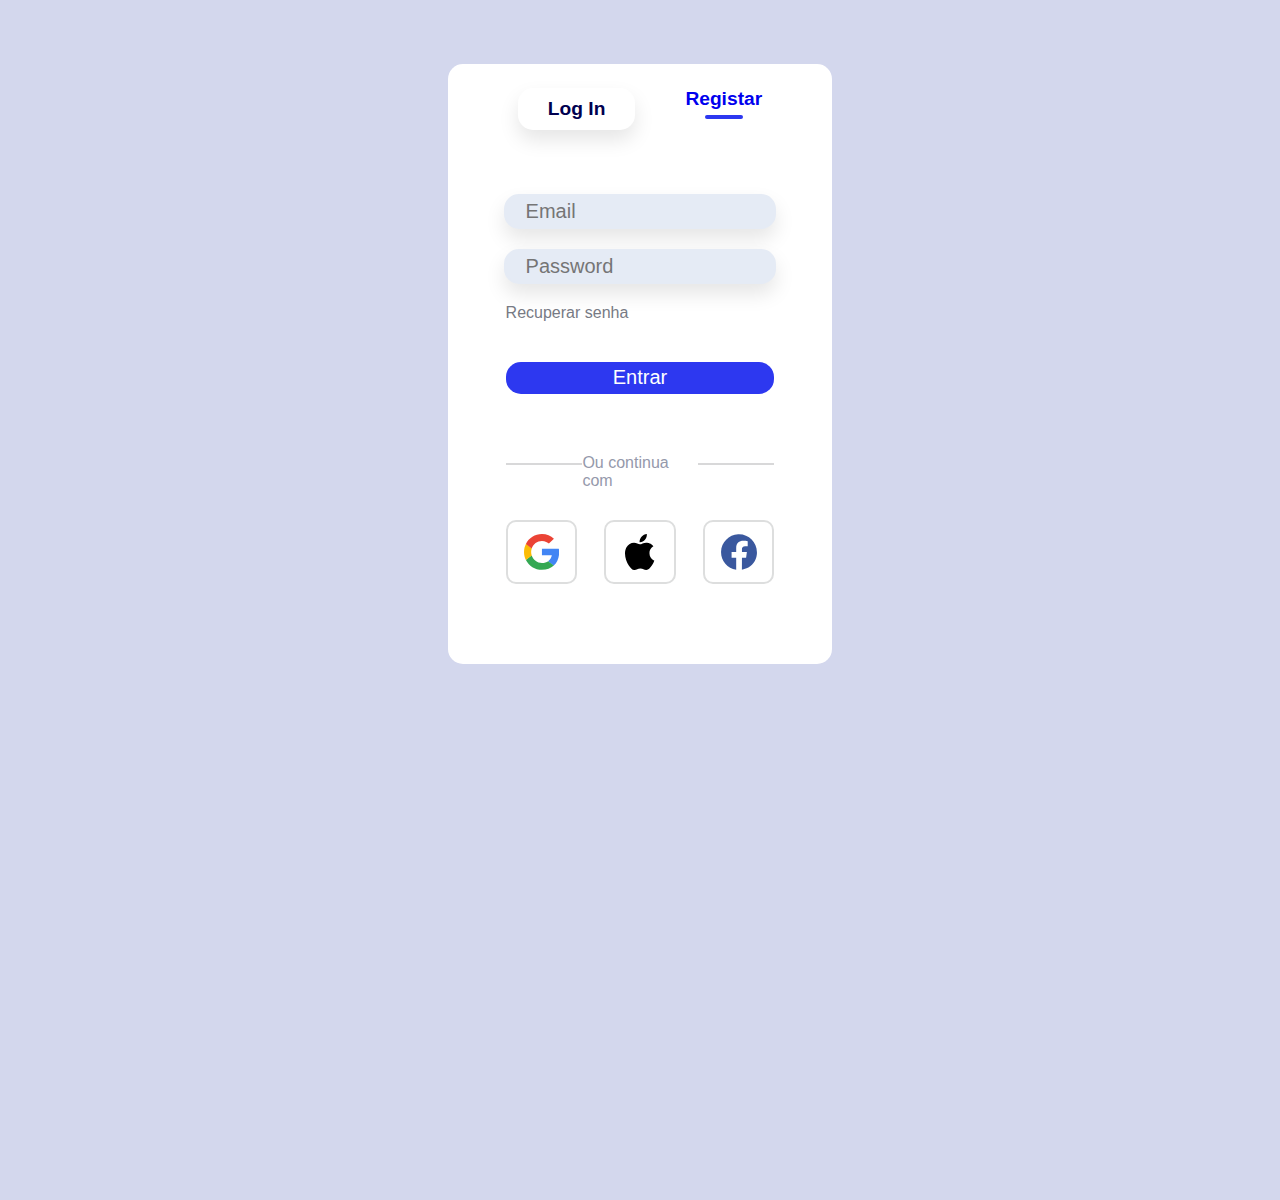
<file: Trabalho002_v2/Login/index.html>
<!DOCTYPE html>
<html lang="pt">
<head>
    <meta charset="UTF-8">
    <meta name="viewport" content="width=device-width, initial-scale=1.0">
    <meta http-equiv="X-UA-Compatible" content="ie=edge">
    <link rel="stylesheet" href="css/main.css">
    <title>Login</title>
</head>
<body>
    <main>
        <header>
            <ul class="header-menu">
                <li>
                    <p id="header-register-button">Log In</p>
                </li>
                <div id="header-login-wrapper">
                <li id="header-login-button"><a href="../Registo/index.html" style="text-decoration: none;">Registar</li></a>
                <span id="header-login-line"></span>
            </div>		
            </ul>
        </header>
            <div id="content-wrapper">
            <input type="email" class="client-info" placeholder="Email">
            <input type="password" class="client-info" placeholder="Password">
            <a href="#" id="recovery">Recuperar senha</a>
            <button id="signin-button"><a href="../index.html" style="text-decoration: none;">Entrar</button></a>
            <div id="other-option-wrapper">
                <span class="line"></span>
                <p id="continue-with">Ou continua com</p>
                <span class="line"></span>
            </div>
            <div id="other-icon-wrapper">
                <div class="other-icon">
                        <svg viewBox="0 0 256 262">
                          <path d="M255.878 133.451c0-10.734-.871-18.567-2.756-26.69H130.55v48.448h71.947c-1.45 12.04-9.283 30.172-26.69 42.356l-.244 1.622 38.755 30.023 2.685.268c24.659-22.774 38.875-56.282 38.875-96.027" fill="#4285F4"/>
                          <path d="M130.55 261.1c35.248 0 64.839-11.605 86.453-31.622l-41.196-31.913c-11.024 7.688-25.82 13.055-45.257 13.055-34.523 0-63.824-22.773-74.269-54.25l-1.531.13-40.298 31.187-.527 1.465C35.393 231.798 79.49 261.1 130.55 261.1" fill="#34A853"/>
                          <path d="M56.281 156.37c-2.756-8.123-4.351-16.827-4.351-25.82 0-8.994 1.595-17.697 4.206-25.82l-.073-1.73L15.26 71.312l-1.335.635C5.077 89.644 0 109.517 0 130.55s5.077 40.905 13.925 58.602l42.356-32.782" fill="#FBBC05"/>
                          <path d="M130.55 50.479c24.514 0 41.05 10.589 50.479 19.438l36.844-35.974C195.245 12.91 165.798 0 130.55 0 79.49 0 35.393 29.301 13.925 71.947l42.211 32.783c10.59-31.477 39.891-54.251 74.414-54.251" fill="#EB4335"/>
                        </svg>
                    </div>
                <div class="other-icon">
                        <svg viewBox="0 0 456.008 560.035">
                          <path d="M380.844 297.529c.787 84.752 74.349 112.955 75.164 113.314-.622 1.988-11.754 40.191-38.756 79.652-23.343 34.117-47.568 68.107-85.731 68.811-37.499.691-49.557-22.236-92.429-22.236-42.859 0-56.256 21.533-91.753 22.928-36.837 1.395-64.889-36.891-88.424-70.883-48.093-69.53-84.846-196.475-35.496-282.165 24.516-42.554 68.328-69.501 115.882-70.192 36.173-.69 70.315 24.336 92.429 24.336 22.1 0 63.59-30.096 107.208-25.676 18.26.76 69.517 7.376 102.429 55.552-2.652 1.644-61.159 35.704-60.523 106.559M310.369 89.418C329.926 65.745 343.089 32.79 339.498 0 311.308 1.133 277.22 18.785 257 42.445c-18.121 20.952-33.991 54.487-29.709 86.628 31.421 2.431 63.52-15.967 83.078-39.655"/>
                        </svg>
                    </div>
                <div class="other-icon">
                        <svg viewBox="0 0 1950 1950">
                            <path style="fill:#3A589E" d="M1946.6,988c0-536.5-435.3-971.7-971.7-971.7c-15.6,0-31.8,0.6-47.4,1.3C426.7,41.6,18.1,457.4,3.1,958.8V988c0,478.1,347.7,871.2,819.9,945.8v-643.5H573.3v-312h249.7V757.7c0-250.4,155-387.9,391.8-387.9c77.8,0.6,155.7,7.1,232.2,18.8v277h-136.2c-133.6,0-175.8,77.2-175.8,156.3v156.3h266.6l-42.2,312h-224.4c-0.6,214.7-1.3,428.8-2.6,643.5c63.6-8.4,406.7-59.7,635.7-369.7C1944.6,1324,1948.5,1071,1946.6,988L1946.6,988z"/>
                        </svg>
                    </div>
            </div>
        </div>
    </main>
</body>
</html>
</file>
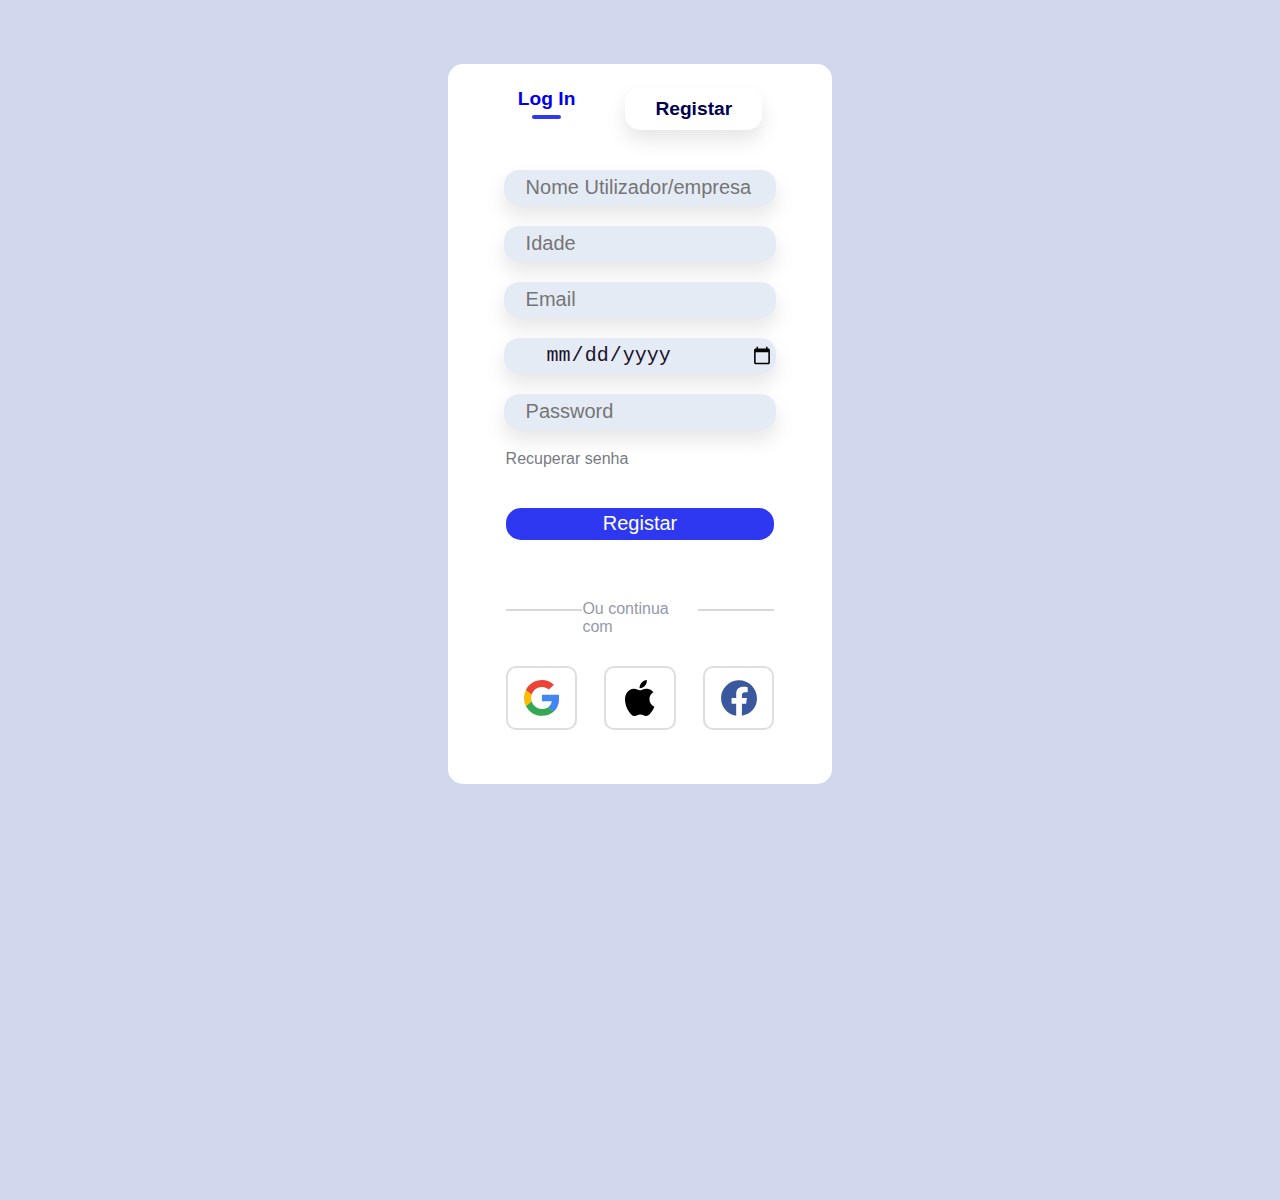
<file: Trabalho002_v2/Registo/index.html>
<!DOCTYPE html>
<html lang="pt">
<head>
    <meta charset="UTF-8">
    <meta name="viewport" content="width=device-width, initial-scale=1.0">
    <meta http-equiv="X-UA-Compatible" content="ie=edge">
    <link rel="stylesheet" href="css/main.css">
    <title>Registo</title>
</head>
<body>
    <main>
        <header>
            <ul class="header-menu">
                <li>
                    <div id="header-login-wrapper">
                        <p id="header-login-button" ><a href="../Login/index.html" style="text-decoration: none;">Log In</p></a>
                        <span id="header-login-line"></span>
                    </div>		
                </li>
                <li id="header-register-button">Registar</li>
            </ul>
        </header>
            <div id="content-wrapper">
            <input type="text" class="client-info" placeholder="Nome Utilizador/empresa">
            <input type="number" class="client-info" placeholder="Idade">
            <input type="email" class="client-info" placeholder="Email">
            <input type="date" class="client-info" placeholder="Data de Nascimento">
            <input type="password" class="client-info" placeholder="Password">
            <a href="#" id="recovery">Recuperar senha</a>
            <button id="signin-button"><a href="../Login/index.html" style="text-decoration: none;">Registar</button></a>
            <div id="other-option-wrapper">
                <span class="line"></span>
                <p id="continue-with">Ou continua com</p>
                <span class="line"></span>
            </div>
            <div id="other-icon-wrapper">
                <div class="other-icon">
                        <svg viewBox="0 0 256 262">
                          <path d="M255.878 133.451c0-10.734-.871-18.567-2.756-26.69H130.55v48.448h71.947c-1.45 12.04-9.283 30.172-26.69 42.356l-.244 1.622 38.755 30.023 2.685.268c24.659-22.774 38.875-56.282 38.875-96.027" fill="#4285F4"/>
                          <path d="M130.55 261.1c35.248 0 64.839-11.605 86.453-31.622l-41.196-31.913c-11.024 7.688-25.82 13.055-45.257 13.055-34.523 0-63.824-22.773-74.269-54.25l-1.531.13-40.298 31.187-.527 1.465C35.393 231.798 79.49 261.1 130.55 261.1" fill="#34A853"/>
                          <path d="M56.281 156.37c-2.756-8.123-4.351-16.827-4.351-25.82 0-8.994 1.595-17.697 4.206-25.82l-.073-1.73L15.26 71.312l-1.335.635C5.077 89.644 0 109.517 0 130.55s5.077 40.905 13.925 58.602l42.356-32.782" fill="#FBBC05"/>
                          <path d="M130.55 50.479c24.514 0 41.05 10.589 50.479 19.438l36.844-35.974C195.245 12.91 165.798 0 130.55 0 79.49 0 35.393 29.301 13.925 71.947l42.211 32.783c10.59-31.477 39.891-54.251 74.414-54.251" fill="#EB4335"/>
                        </svg>
                    </div>
                <div class="other-icon">
                        <svg viewBox="0 0 456.008 560.035">
                          <path d="M380.844 297.529c.787 84.752 74.349 112.955 75.164 113.314-.622 1.988-11.754 40.191-38.756 79.652-23.343 34.117-47.568 68.107-85.731 68.811-37.499.691-49.557-22.236-92.429-22.236-42.859 0-56.256 21.533-91.753 22.928-36.837 1.395-64.889-36.891-88.424-70.883-48.093-69.53-84.846-196.475-35.496-282.165 24.516-42.554 68.328-69.501 115.882-70.192 36.173-.69 70.315 24.336 92.429 24.336 22.1 0 63.59-30.096 107.208-25.676 18.26.76 69.517 7.376 102.429 55.552-2.652 1.644-61.159 35.704-60.523 106.559M310.369 89.418C329.926 65.745 343.089 32.79 339.498 0 311.308 1.133 277.22 18.785 257 42.445c-18.121 20.952-33.991 54.487-29.709 86.628 31.421 2.431 63.52-15.967 83.078-39.655"/>
                        </svg>
                    </div>
                <div class="other-icon">
                        <svg viewBox="0 0 1950 1950">
                            <path style="fill:#3A589E" d="M1946.6,988c0-536.5-435.3-971.7-971.7-971.7c-15.6,0-31.8,0.6-47.4,1.3C426.7,41.6,18.1,457.4,3.1,958.8V988c0,478.1,347.7,871.2,819.9,945.8v-643.5H573.3v-312h249.7V757.7c0-250.4,155-387.9,391.8-387.9c77.8,0.6,155.7,7.1,232.2,18.8v277h-136.2c-133.6,0-175.8,77.2-175.8,156.3v156.3h266.6l-42.2,312h-224.4c-0.6,214.7-1.3,428.8-2.6,643.5c63.6-8.4,406.7-59.7,635.7-369.7C1944.6,1324,1948.5,1071,1946.6,988L1946.6,988z"/>
                        </svg>
                    </div>
            </div>
        </div>
    </main>
</body>
</html>
</file>
<file: Trabalho002_v2/Login/css/main.css>
* {
	margin: 0;
	padding: 0;
	list-style: none;
	outline: none;
}

nav {
	width: 100%;
	background-color: #002e96;
	display: flex;
	justify-content: space-between;
}

body {
	font-family: "Open Sans", sans-serif;
	background-color: #d3d7ed;
	display: flex;
	width: 100%;
	height: 100%;
}

main {
	margin: 5% auto auto auto;
	background-color: white;
	width: 30%;
	height: 50%;
	border-radius: 15px;
	display: flex;
	flex-direction: column;
}
	header {
		display: flex;
		justify-content: space-between;
		height: 12%;
		margin: 0 auto;
        margin-bottom: -15%;
    }
		.header-menu {
			margin: auto 0;
			display: flex;
			flex-direction: row;
			gap: 50px;
			color: #000050;
			font-weight: 900;
			font-size: 1.2em;
            margin-top: 10%;
        }
			li {
				cursor: pointer;
			}
			#header-login-button {
				background-color: transparent;
				border: none;
            }
			#header-login-button:hover + #header-login-line {
				width: 90%;
			}
			#header-login-line {
				margin: 5px auto;
				height: 4px;
				width: 50%;
				background-color: #2d38f0;
				border-radius: 2px;
				transition-duration: 200ms;
				display: block;
			}
			#header-register-button {
				background-color: #fff;
				padding: 10px 30px 10px 30px;
				border-radius: 15px;
				box-shadow: 0 10px 20px rgba(0, 0, 0, 0.1);
				transition-duration: 400ms;
            }
			#header-register-button:hover {
				box-shadow: 0 10px 20px rgba(0, 0, 0, 0.2);
			}
	#content-wrapper {
		display: flex;
		flex-direction: column;
		height: calc(100% - 200px);
		justify-content: center;
		gap: 20px;
        margin-top: 30%;
    }
		.client-info {
			margin: 0 auto;
			width: 70%;
			height: 60%;
			background-color: #e5ebf5;
			border: solid #e5ebf5 2px;
			border-radius: 15px;
			text-indent: 20px;
			color: #19122b;
			font-size: 20px;
			font-weight: 500;
			box-shadow: 0px 10px 20px rgba(0, 0, 0, 0.1);
        }
			.client-info:focus {
				box-shadow: 0px 10px 20px rgba(0, 0, 0, 0.2);
			}
			.client-info:not(:focus):invalid {
				border: solid #ff4242 2px;
			}
		#recovery:link {
			text-decoration: none;
			color: #777a84;
			padding-left: 15%;
		}
		#signin-button {
			width: 70%;
			height: 60%;
			background-color: #2d38f0;
			border: none;
			margin: 20px auto 40px;
			color: #fff;
			font-size: 20px;
			border-radius: 15px;
			font-weight: 400;
			transition-duration: 200ms;
        }
			#signin-button:hover {
				box-shadow: 0 20px 20px rgba(49, 59, 241, 0.5);
			}
            #signin-button a{
                color: white;
            }
		#other-option-wrapper {
			display: flex;
			justify-content: space-between;
			margin: 0 auto;
			width: 70%;
        }
			.line {
				width: 30%;
				height: 2px;
				background-color: #d8d8d9;
				margin-top: 0.6em;
			}
			#continue-with {
				color: #9599ab;
			}
		#other-icon-wrapper {
			margin: 10px auto;
			width: 70%;
			display: flex;
			flex-direction: row;
			justify-content: space-between;

        }
			.other-icon {
				display: flex;
				width: 25%;
				height: 60px;
				background-color: transparent;
				border: solid #dddede 2px;
				border-radius: 10px;
				transition-duration: 400ms;
            }
				.other-icon:hover {
					border: solid #fff 2px;
					background-color: #fff;
					box-shadow: 0 20px 20px rgba(0, 0, 0, 0.2);
				}
				svg {
					height: 60%;
					margin: auto;
				}

@media (max-height: 1000px) {
  body {
    height: 1200px;
  }
}
</file>
<file: Trabalho002_v2/Registo/css/main.css>
* {
	margin: 0;
	padding: 0;
	list-style: none;
	outline: none;
}

nav {
	width: 100%;
	background-color: #002e96;
	display: flex;
	justify-content: space-between;
}

body {
	font-family: "Open Sans", sans-serif;
	background-color: #d3d7ed;
	display: flex;
	width: 100%;
	height: 100%;
}

main {
	margin: 5% auto auto auto;
	background-color: white;
	width: 30%;
	height: 60%;
	border-radius: 15px;
	display: flex;
	flex-direction: column;
}

/* Chrome, Safari, Edge, Opera */
input::-webkit-outer-spin-button,
input::-webkit-inner-spin-button {
  -webkit-appearance: none;
  margin: 0;
}

/* Firefox */
input[type=number] {
  -moz-appearance: textfield;
}

	header {
		display: flex;
		justify-content: space-between;
		height: 12%;
		margin: 0 auto;
		margin-bottom: -15%;
    }
		.header-menu {
			margin: auto 0;
			display: flex;
			flex-direction: row;
			gap: 50px;
			color: #000050;
			font-weight: 900;
			font-size: 1.2em;
			margin-top: 10%;
        }
			li {
				cursor: pointer;
			}
			#header-login-button {
				background-color: transparent;
				border: none;
            }
			#header-login-button:hover + #header-login-line {
				width: 90%;
			}
			#header-login-line {
				margin: 5px auto;
				height: 4px;
				width: 50%;
				background-color: #2d38f0;
				border-radius: 2px;
				transition-duration: 200ms;
				display: block;
			}
			#header-register-button {
				background-color: #fff;
				padding: 10px 30px 10px 30px;
				border-radius: 15px;
				box-shadow: 0 10px 20px rgba(0, 0, 0, 0.1);
				transition-duration: 400ms;
            }
			#header-register-button:hover {
				box-shadow: 0 10px 20px rgba(0, 0, 0, 0.2);
			}
	#content-wrapper {
		display: flex;
		flex-direction: column;
		height: calc(100% - 150px);
		justify-content: center;
		gap: 20px;
		margin-top: 20%;

    }
		.client-info {
			margin: 0 auto;
			width: 70%;
			height: 20%;
			background-color: #e5ebf5;
			border: solid #e5ebf5 2px;
			border-radius: 15px;
			text-indent: 20px;
			color: #19122b;
			font-size: 20px;
			font-weight: 500;
			box-shadow: 0px 10px 20px rgba(0, 0, 0, 0.1);
        }
			.client-info:focus {
				box-shadow: 0px 10px 20px rgba(0, 0, 0, 0.2);
			}
			.client-info:not(:focus):invalid {
				border: solid #ff4242 2px;
			}
		#recovery:link {
			text-decoration: none;
			color: #777a84;
			padding-left: 15%;
		}
		#signin-button {
			width: 70%;
			height: 20%;
			background-color: #2d38f0;
			border: none;
			margin: 20px auto 40px;
			color: #fff;
			font-size: 20px;
			border-radius: 15px;
			font-weight: 400;
			transition-duration: 200ms;
        }
			#signin-button:hover {
				box-shadow: 0 20px 20px rgba(49, 59, 241, 0.5);
			}
            #signin-button a{
                color: white;
            }
		#other-option-wrapper {
			display: flex;
			justify-content: space-between;
			margin: 0 auto;
			width: 70%;
        }
			.line {
				width: 30%;
				height: 2px;
				background-color: #d8d8d9;
				margin-top: 0.6em;
			}
			#continue-with {
				color: #9599ab;
			}
		#other-icon-wrapper {
			margin: 10px auto;
			width: 70%;
			display: flex;
			flex-direction: row;
			justify-content: space-between;
        }
			.other-icon {
				display: flex;
				width: 25%;
				height: 60px;
				background-color: transparent;
				border: solid #dddede 2px;
				border-radius: 10px;
				transition-duration: 400ms;
            }
				.other-icon:hover {
					border: solid #fff 2px;
					background-color: #fff;
					box-shadow: 0 20px 20px rgba(0, 0, 0, 0.2);
				}
				svg {
					height: 60%;
					margin: auto;
				}

@media (max-height: 1000px) {
  body {
    height: 1200px;
  }
}
</file>
